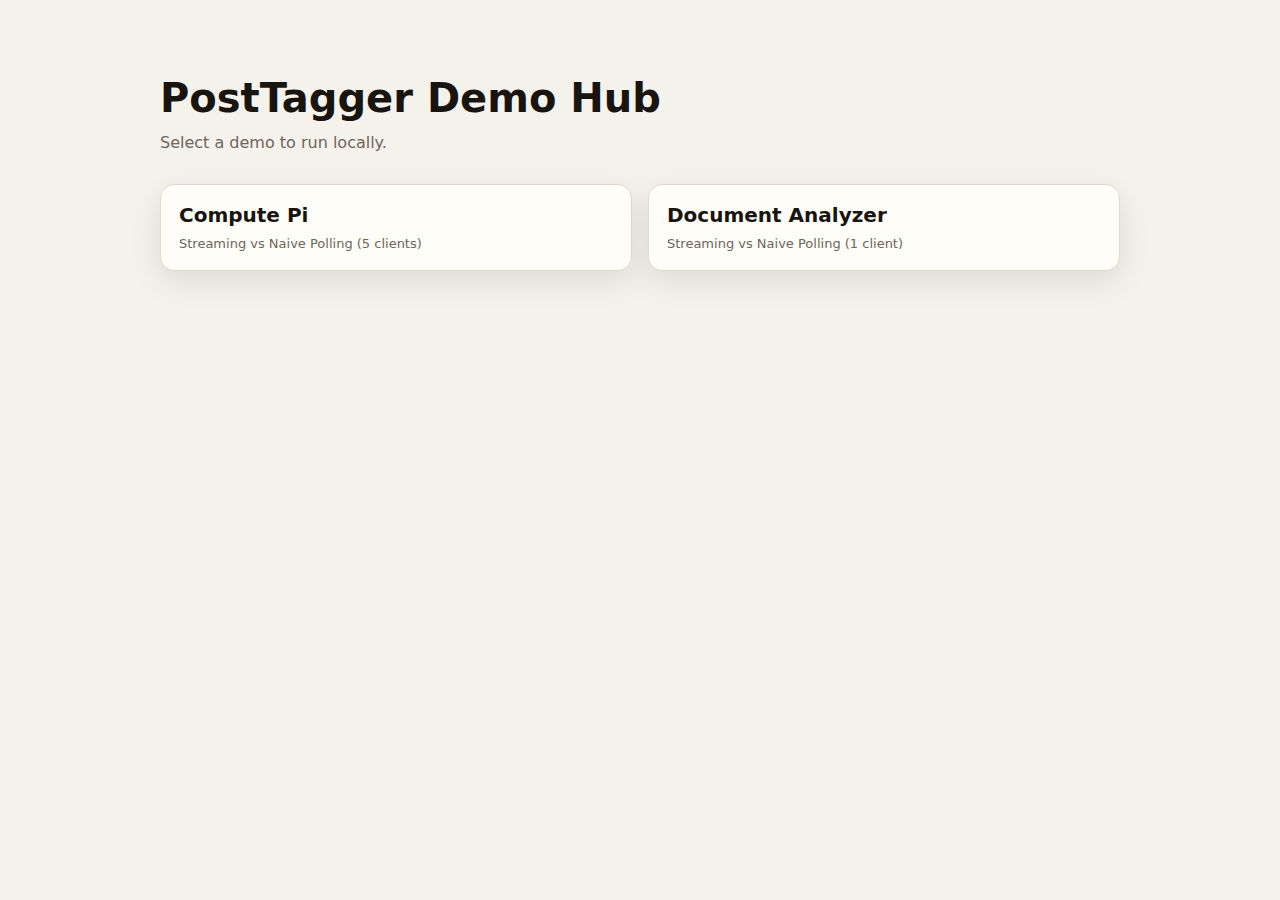
<file: demo/index.html>
<!doctype html>
<html lang="en">
  <head>
    <meta charset="utf-8" />
    <meta name="viewport" content="width=device-width,initial-scale=1" />
    <title>PostTagger Demo Hub</title>
    <style>
      body {
        margin: 0;
        font-family: "Space Grotesk", system-ui, sans-serif;
        background: #f5f2ec;
        color: #181511;
      }
      main {
        max-width: 960px;
        margin: 0 auto;
        padding: 48px 24px;
      }
      h1 {
        font-size: 40px;
        margin-bottom: 12px;
      }
      p {
        color: #6e655b;
        margin-top: 0;
      }
      .grid {
        display: grid;
        grid-template-columns: repeat(2, minmax(0, 1fr));
        gap: 16px;
        margin-top: 32px;
      }
      a.card {
        text-decoration: none;
        color: inherit;
        border: 1px solid #e2d8cc;
        border-radius: 14px;
        padding: 18px;
        background: #fffdf7;
        box-shadow: 0 10px 30px rgba(19, 14, 9, 0.1);
      }
      a.card h2 {
        margin: 0 0 6px;
        font-size: 20px;
      }
      a.card span {
        color: #6e655b;
        font-size: 13px;
      }
      @media (max-width: 720px) {
        .grid {
          grid-template-columns: 1fr;
        }
      }
    </style>
  </head>
  <body>
    <main>
      <h1>PostTagger Demo Hub</h1>
      <p>Select a demo to run locally.</p>
      <section class="grid">
        <a class="card" href="/compute_pi/">
          <h2>Compute Pi</h2>
          <span>Streaming vs Naive Polling (5 clients)</span>
        </a>
        <a class="card" href="/document_analysis/">
          <h2>Document Analyzer</h2>
          <span>Streaming vs Naive Polling (1 client)</span>
        </a>
      </section>
    </main>
  </body>
</html>
</file>
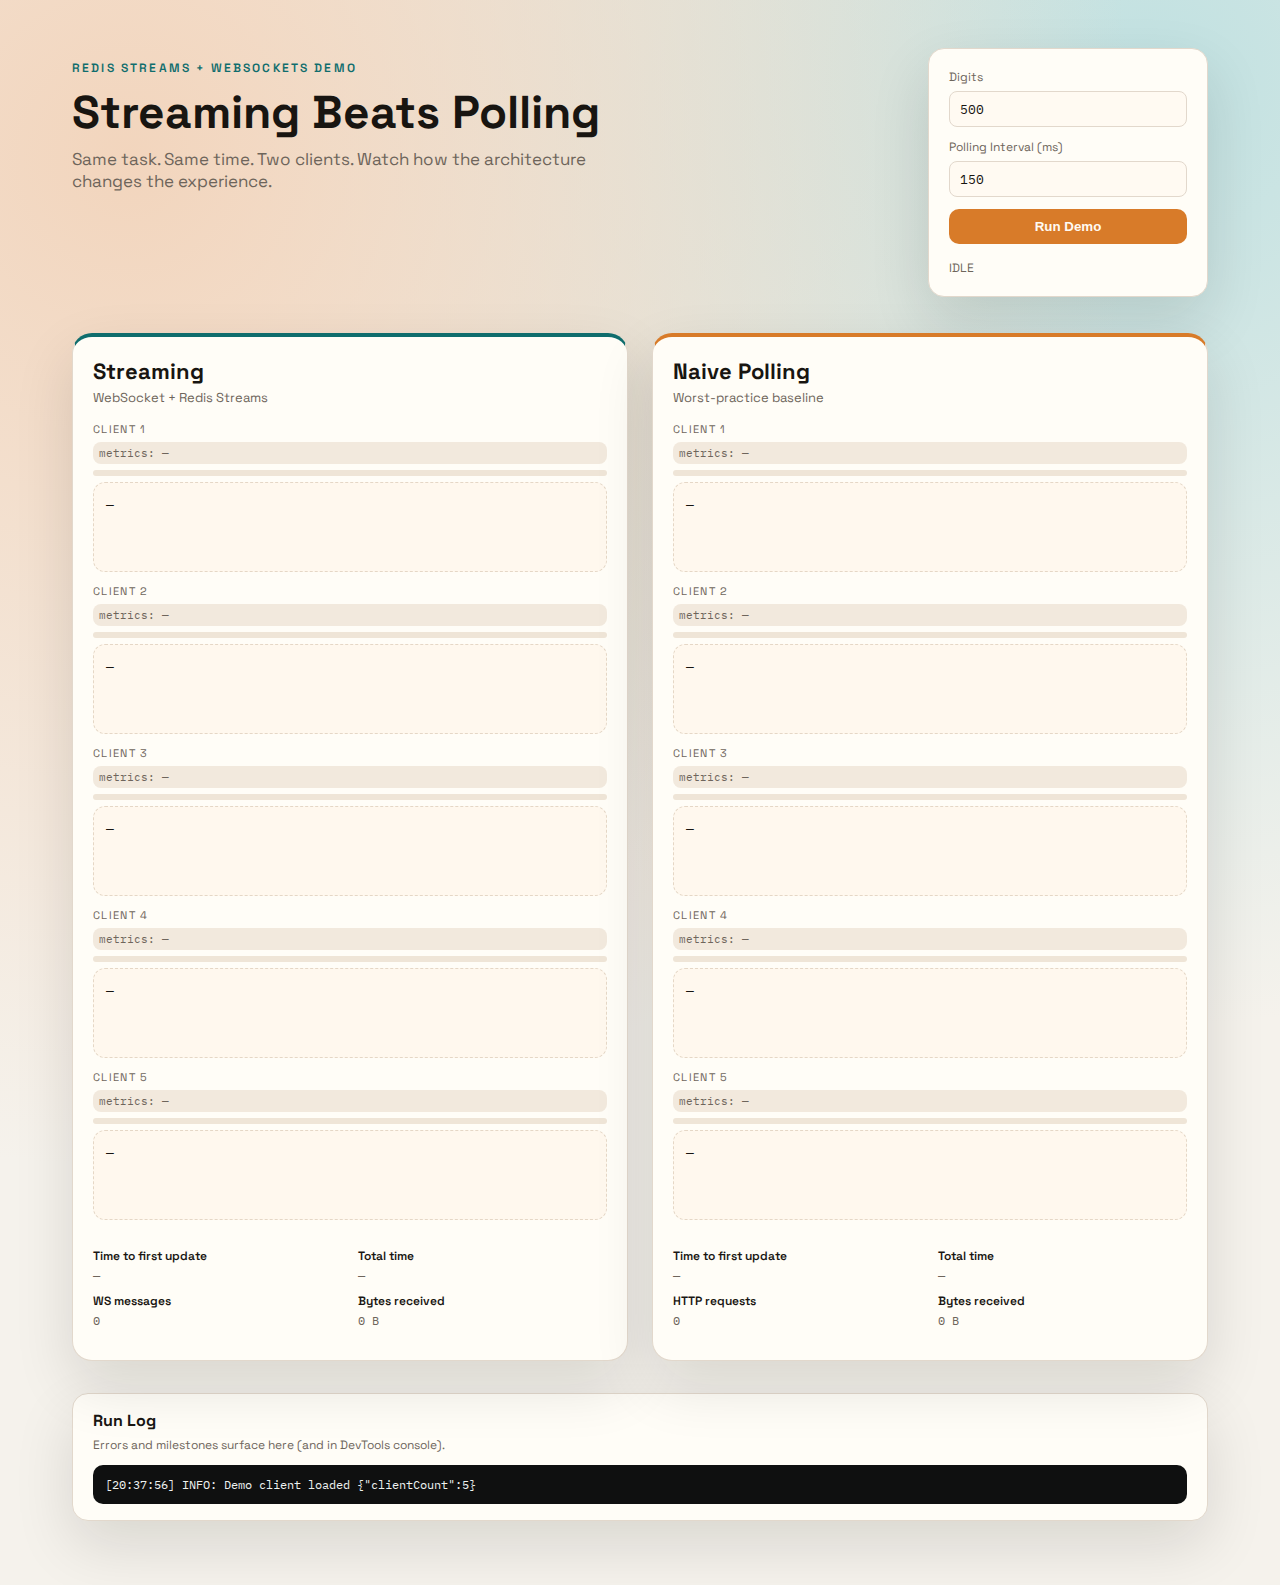
<file: demo/compute_pi/index.html>
<!doctype html>
<html lang="en">
  <head>
    <meta charset="utf-8" />
    <meta name="viewport" content="width=device-width,initial-scale=1" />
    <title>PostTagger Demo — Streaming vs Polling</title>
    <link rel="stylesheet" href="styles.css?v=2" />
  </head>
  <body>
    <main class="app">
      <header class="hero">
        <div>
          <p class="eyebrow">Redis Streams + WebSockets Demo</p>
          <h1>Streaming Beats Polling</h1>
          <p class="subtitle">
            Same task. Same time. Two clients. Watch how the architecture changes the experience.
          </p>
        </div>
        <form id="controls" class="controls">
          <label class="field">
            <span>Digits</span>
            <input id="digits" type="number" min="50" max="1000" value="500" />
          </label>
          <label class="field">
            <span>Polling Interval (ms)</span>
            <input id="poll-interval" type="number" min="50" max="1000" value="150" />
          </label>
          <button id="run" type="submit">Run Demo</button>
          <p id="run-status" class="run-status">Idle</p>
        </form>
      </header>

      <section class="panels">
        <article class="panel panel-streaming">
          <header>
            <h2>Streaming</h2>
            <p>WebSocket + Redis Streams</p>
          </header>
          <div class="clients" data-panel="streaming"></div>
          <dl class="metrics" data-panel="streaming"></dl>
        </article>

        <article class="panel panel-polling">
          <header>
            <h2>Naive Polling</h2>
            <p>Worst-practice baseline</p>
          </header>
          <div class="clients" data-panel="polling"></div>
          <dl class="metrics" data-panel="polling"></dl>
        </article>
      </section>

      <section class="logs">
        <header>
          <h3>Run Log</h3>
          <p>Errors and milestones surface here (and in DevTools console).</p>
        </header>
        <div id="log-output" class="log-output"></div>
      </section>
    </main>

    <script src="app.js?v=2"></script>
  </body>
</html>
</file>
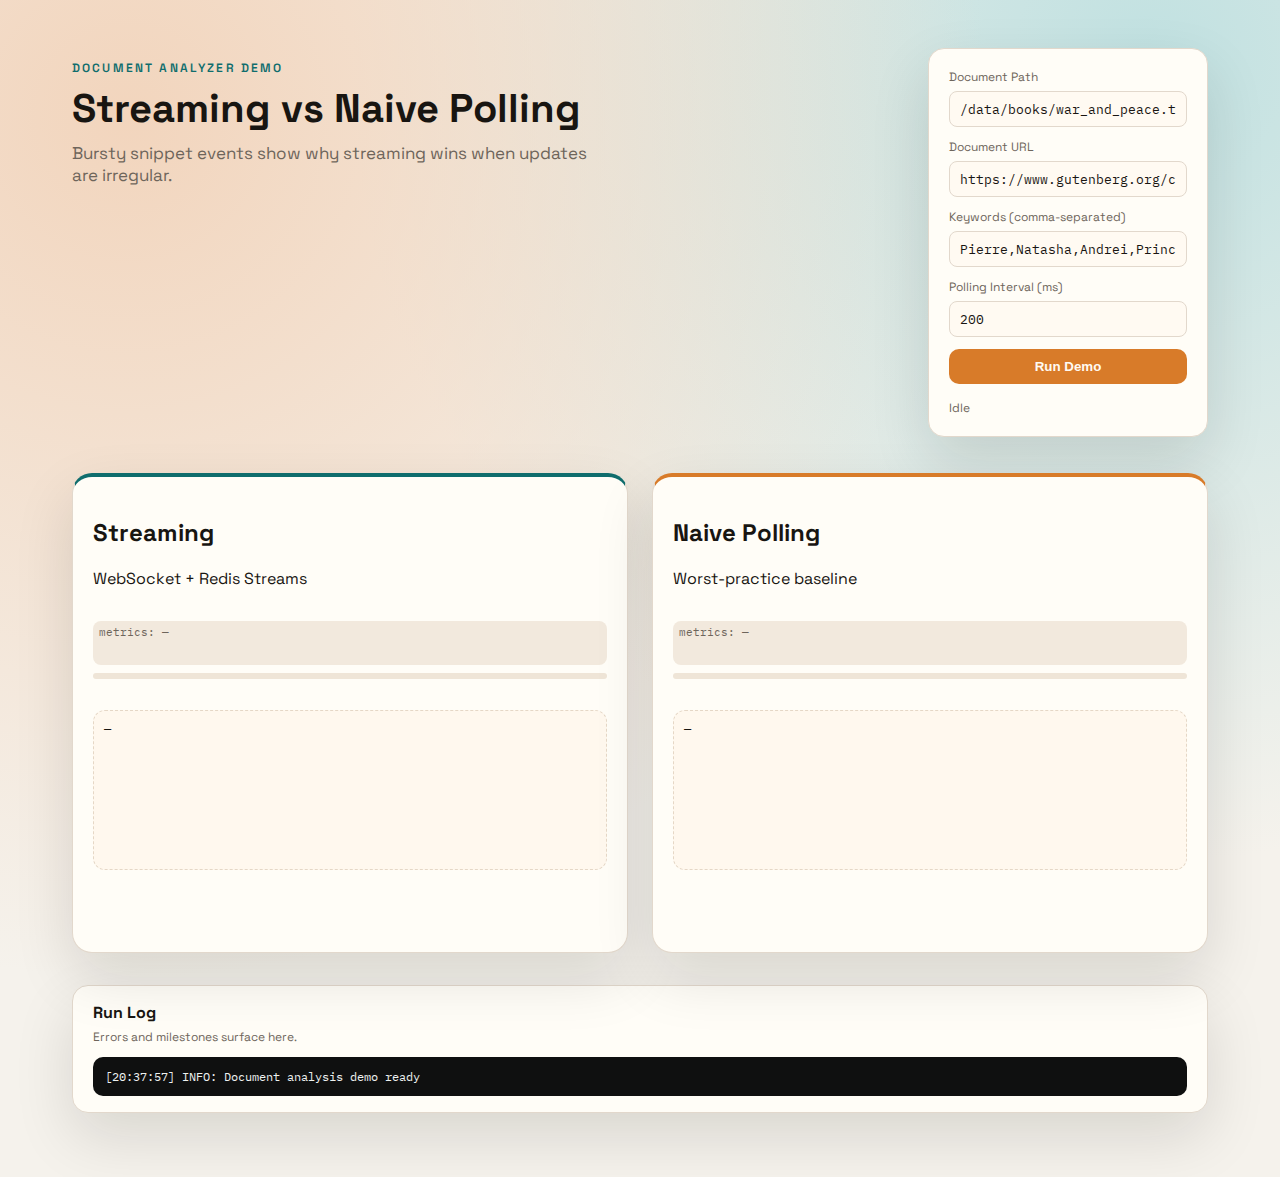
<file: demo/document_analysis/index.html>
<!doctype html>
<html lang="en">
  <head>
    <meta charset="utf-8" />
    <meta name="viewport" content="width=device-width,initial-scale=1" />
    <title>Document Analyzer Demo</title>
    <link rel="stylesheet" href="styles.css?v=1" />
  </head>
  <body>
    <main class="app">
      <header class="hero">
        <div>
          <p class="eyebrow">Document Analyzer Demo</p>
          <h1>Streaming vs Naive Polling</h1>
          <p class="subtitle">
            Bursty snippet events show why streaming wins when updates are irregular.
          </p>
        </div>
        <form id="controls" class="controls">
          <label class="field">
            <span>Document Path</span>
            <input id="doc-path" type="text" value="/data/books/war_and_peace.txt" />
          </label>
          <label class="field">
            <span>Document URL</span>
            <input
              id="doc-url"
              type="text"
              value="https://www.gutenberg.org/cache/epub/2600/pg2600.txt"
            />
          </label>
          <label class="field">
            <span>Keywords (comma-separated)</span>
            <input
              id="keywords"
              type="text"
              value="Pierre,Natasha,Andrei,Prince,Count,said,asked,replied,war,battle"
            />
          </label>
          <label class="field">
            <span>Polling Interval (ms)</span>
            <input id="poll-interval" type="number" min="50" max="1000" value="200" />
          </label>
          <button id="run" type="submit">Run Demo</button>
          <p id="run-status" class="run-status">Idle</p>
        </form>
      </header>

      <section class="panels">
        <article class="panel panel-streaming">
          <header>
            <h2>Streaming</h2>
            <p>WebSocket + Redis Streams</p>
          </header>
          <div class="client">
            <div class="client-metrics" id="streaming-metrics">metrics: —</div>
            <div class="client-progress">
              <div class="progress-bar" id="streaming-progress"></div>
            </div>
            <div class="client-result" id="streaming-result">—</div>
          </div>
          <dl class="metrics" id="streaming-summary"></dl>
        </article>

        <article class="panel panel-polling">
          <header>
            <h2>Naive Polling</h2>
            <p>Worst-practice baseline</p>
          </header>
          <div class="client">
            <div class="client-metrics" id="polling-metrics">metrics: —</div>
            <div class="client-progress">
              <div class="progress-bar" id="polling-progress"></div>
            </div>
            <div class="client-result" id="polling-result">—</div>
          </div>
          <dl class="metrics" id="polling-summary"></dl>
        </article>
      </section>

      <section class="logs">
        <header>
          <h3>Run Log</h3>
          <p>Errors and milestones surface here.</p>
        </header>
        <div id="log-output" class="log-output"></div>
      </section>
    </main>

    <script src="app.js?v=1"></script>
  </body>
</html>
</file>
<file: demo/compute_pi/styles.css>
@import url("https://fonts.googleapis.com/css2?family=IBM+Plex+Mono:wght@400;600&family=Space+Grotesk:wght@400;600;700&display=swap");

:root {
  color-scheme: light;
  --bg: #f5f2ec;
  --ink: #181511;
  --muted: #6e655b;
  --accent: #d87b29;
  --accent-2: #0f6d6d;
  --panel: #fffdf7;
  --border: #e2d8cc;
  --shadow: 0 24px 60px rgba(19, 14, 9, 0.12);
  --mono: "IBM Plex Mono", ui-monospace, SFMono-Regular, Menlo, Monaco, Consolas, monospace;
  --display: "Space Grotesk", ui-sans-serif, system-ui, sans-serif;
}

*,
*::before,
*::after {
  box-sizing: border-box;
}

body {
  margin: 0;
  font-family: var(--display);
  background: radial-gradient(circle at 10% 10%, #f2d5bd 0%, transparent 55%),
    radial-gradient(circle at 90% 5%, #c1e1e1 0%, transparent 50%),
    var(--bg);
  color: var(--ink);
  min-height: 100vh;
}

.app {
  max-width: 1200px;
  margin: 0 auto;
  padding: 48px 32px 64px;
}

.hero {
  display: flex;
  align-items: flex-start;
  justify-content: space-between;
  gap: 32px;
  margin-bottom: 36px;
}

.eyebrow {
  text-transform: uppercase;
  letter-spacing: 0.18em;
  font-size: 12px;
  color: var(--accent-2);
  font-weight: 600;
  margin-bottom: 12px;
}

h1 {
  font-size: 46px;
  line-height: 1.05;
  margin: 0 0 12px;
}

.subtitle {
  margin: 0;
  color: var(--muted);
  max-width: 520px;
  font-size: 17px;
}

.controls {
  background: var(--panel);
  border: 1px solid var(--border);
  border-radius: 16px;
  padding: 20px;
  min-width: 280px;
  box-shadow: var(--shadow);
  display: grid;
  gap: 12px;
}

.field {
  display: grid;
  gap: 6px;
  font-size: 12px;
  color: var(--muted);
}

.field input {
  font-family: var(--mono);
  padding: 8px 10px;
  border-radius: 8px;
  border: 1px solid var(--border);
  background: #fffaf2;
  color: var(--ink);
}

#run {
  background: var(--accent);
  border: none;
  color: #fffaf2;
  padding: 10px 14px;
  border-radius: 10px;
  font-weight: 600;
  cursor: pointer;
}

#run:disabled {
  opacity: 0.6;
  cursor: not-allowed;
}

.run-status {
  font-size: 12px;
  color: var(--muted);
  margin: 4px 0 0;
}

.panels {
  display: grid;
  grid-template-columns: repeat(2, minmax(0, 1fr));
  gap: 24px;
}

.panel {
  background: var(--panel);
  border: 1px solid var(--border);
  border-radius: 20px;
  padding: 20px;
  box-shadow: var(--shadow);
  min-height: 520px;
  min-width: 0;
  display: grid;
  grid-template-rows: auto 1fr auto;
  gap: 16px;
  animation: rise 0.6s ease forwards;
}

.panel h2 {
  margin: 0;
  font-size: 22px;
}

.panel p {
  margin: 4px 0 0;
  color: var(--muted);
  font-size: 13px;
}

.panel-streaming {
  border-top: 4px solid var(--accent-2);
}

.panel-polling {
  border-top: 4px solid var(--accent);
}

.progress-bar {
  height: 100%;
  width: 0%;
  background: linear-gradient(90deg, #0f6d6d, #4cbfbf);
  transition: width 0.15s ease-out;
}

.panel-polling .progress-bar {
  background: linear-gradient(90deg, #d87b29, #f1b067);
}

.clients {
  display: grid;
  gap: 12px;
}

.client {
  display: grid;
  gap: 6px;
}

.client-label {
  font-size: 11px;
  color: var(--muted);
  text-transform: uppercase;
  letter-spacing: 0.12em;
}

.client-metrics {
  font-family: var(--mono);
  font-size: 11px;
  color: var(--muted);
  background: #f2e9dd;
  border-radius: 8px;
  padding: 4px 6px;
}

.client-progress {
  height: 6px;
  background: #efe5d7;
  border-radius: 999px;
  overflow: hidden;
}

.client-result {
  font-family: var(--mono);
  font-size: 13px;
  background: #fff8ee;
  border: 1px dashed #e5d7c6;
  border-radius: 12px;
  padding: 12px;
  line-height: 1.5;
  height: 90px;
  max-width: 100%;
  min-width: 0;
  overflow-y: auto;
  overflow-x: hidden;
  overscroll-behavior: contain;
  white-space: pre-wrap;
  word-break: break-all;
  overflow-wrap: anywhere;
}

.logs {
  margin-top: 32px;
  background: #fffdf7;
  border: 1px solid var(--border);
  border-radius: 16px;
  padding: 16px 20px;
  box-shadow: var(--shadow);
}

.logs h3 {
  margin: 0 0 6px;
  font-size: 16px;
}

.logs p {
  margin: 0 0 12px;
  color: var(--muted);
  font-size: 12px;
}

.log-output {
  font-family: var(--mono);
  font-size: 12px;
  background: #0f1010;
  color: #eef2f0;
  border-radius: 10px;
  padding: 12px;
  max-height: 180px;
  overflow: auto;
  white-space: pre-wrap;
}

.metrics {
  display: grid;
  grid-template-columns: repeat(2, minmax(0, 1fr));
  gap: 10px 16px;
  font-size: 12px;
  color: var(--muted);
}

.metrics dt {
  font-weight: 600;
  color: var(--ink);
}

.metrics dd {
  margin: 4px 0 0;
  font-family: var(--mono);
}

@keyframes rise {
  from {
    transform: translateY(12px);
    opacity: 0;
  }
  to {
    transform: translateY(0);
    opacity: 1;
  }
}

@media (max-width: 980px) {
  .hero {
    flex-direction: column;
  }

  .panels {
    grid-template-columns: 1fr;
  }
}
</file>
<file: demo/document_analysis/styles.css>
@import url("https://fonts.googleapis.com/css2?family=IBM+Plex+Mono:wght@400;600&family=Space+Grotesk:wght@400;600;700&display=swap");

:root {
  color-scheme: light;
  --bg: #f5f2ec;
  --ink: #181511;
  --muted: #6e655b;
  --accent: #d87b29;
  --accent-2: #0f6d6d;
  --panel: #fffdf7;
  --border: #e2d8cc;
  --shadow: 0 24px 60px rgba(19, 14, 9, 0.12);
  --mono: "IBM Plex Mono", ui-monospace, SFMono-Regular, Menlo, Monaco, Consolas, monospace;
  --display: "Space Grotesk", ui-sans-serif, system-ui, sans-serif;
}

*,
*::before,
*::after {
  box-sizing: border-box;
}

body {
  margin: 0;
  font-family: var(--display);
  background: radial-gradient(circle at 10% 10%, #f2d5bd 0%, transparent 55%),
    radial-gradient(circle at 90% 5%, #c1e1e1 0%, transparent 50%),
    var(--bg);
  color: var(--ink);
  min-height: 100vh;
}

.app {
  max-width: 1200px;
  margin: 0 auto;
  padding: 48px 32px 64px;
}

.hero {
  display: flex;
  align-items: flex-start;
  justify-content: space-between;
  gap: 32px;
  margin-bottom: 36px;
}

.eyebrow {
  text-transform: uppercase;
  letter-spacing: 0.18em;
  font-size: 12px;
  color: var(--accent-2);
  font-weight: 600;
  margin-bottom: 12px;
}

h1 {
  font-size: 40px;
  line-height: 1.05;
  margin: 0 0 12px;
}

.subtitle {
  margin: 0;
  color: var(--muted);
  max-width: 520px;
  font-size: 17px;
}

.controls {
  background: var(--panel);
  border: 1px solid var(--border);
  border-radius: 16px;
  padding: 20px;
  min-width: 280px;
  box-shadow: var(--shadow);
  display: grid;
  gap: 12px;
}

.field {
  display: grid;
  gap: 6px;
  font-size: 12px;
  color: var(--muted);
}

.field input {
  font-family: var(--mono);
  padding: 8px 10px;
  border-radius: 8px;
  border: 1px solid var(--border);
  background: #fffaf2;
  color: var(--ink);
}

#run {
  background: var(--accent);
  border: none;
  color: #fffaf2;
  padding: 10px 14px;
  border-radius: 10px;
  font-weight: 600;
  cursor: pointer;
}

#run:disabled {
  opacity: 0.6;
  cursor: not-allowed;
}

.run-status {
  font-size: 12px;
  color: var(--muted);
  margin: 4px 0 0;
}

.panels {
  display: grid;
  grid-template-columns: repeat(2, minmax(0, 1fr));
  gap: 24px;
}

.panel {
  background: var(--panel);
  border: 1px solid var(--border);
  border-radius: 20px;
  padding: 20px;
  box-shadow: var(--shadow);
  min-height: 480px;
  min-width: 0;
  display: grid;
  grid-template-rows: auto 1fr auto;
  gap: 16px;
}

.panel-streaming {
  border-top: 4px solid var(--accent-2);
}

.panel-polling {
  border-top: 4px solid var(--accent);
}

.client {
  display: grid;
  gap: 8px;
}

.client-metrics {
  font-family: var(--mono);
  font-size: 11px;
  color: var(--muted);
  background: #f2e9dd;
  border-radius: 8px;
  padding: 4px 6px;
}

.client-progress {
  height: 6px;
  background: #efe5d7;
  border-radius: 999px;
  overflow: hidden;
}

.progress-bar {
  height: 100%;
  width: 0%;
  background: linear-gradient(90deg, #0f6d6d, #4cbfbf);
  transition: width 0.15s ease-out;
}

.panel-polling .progress-bar {
  background: linear-gradient(90deg, #d87b29, #f1b067);
}

.client-result {
  font-family: var(--mono);
  font-size: 12px;
  background: #fff8ee;
  border: 1px dashed #e5d7c6;
  border-radius: 12px;
  padding: 10px;
  line-height: 1.4;
  height: 160px;
  overflow-y: auto;
  overflow-x: hidden;
  white-space: pre-wrap;
  word-break: break-word;
}

.metrics {
  display: grid;
  grid-template-columns: repeat(2, minmax(0, 1fr));
  gap: 10px 16px;
  font-size: 12px;
  color: var(--muted);
}

.metrics dt {
  font-weight: 600;
  color: var(--ink);
}

.metrics dd {
  margin: 4px 0 0;
  font-family: var(--mono);
}

.logs {
  margin-top: 32px;
  background: #fffdf7;
  border: 1px solid var(--border);
  border-radius: 16px;
  padding: 16px 20px;
  box-shadow: var(--shadow);
}

.logs h3 {
  margin: 0 0 6px;
  font-size: 16px;
}

.logs p {
  margin: 0 0 12px;
  color: var(--muted);
  font-size: 12px;
}

.log-output {
  font-family: var(--mono);
  font-size: 12px;
  background: #0f1010;
  color: #eef2f0;
  border-radius: 10px;
  padding: 12px;
  max-height: 180px;
  overflow: auto;
  white-space: pre-wrap;
}

@media (max-width: 980px) {
  .hero {
    flex-direction: column;
  }
  .panels {
    grid-template-columns: 1fr;
  }
}
</file>
